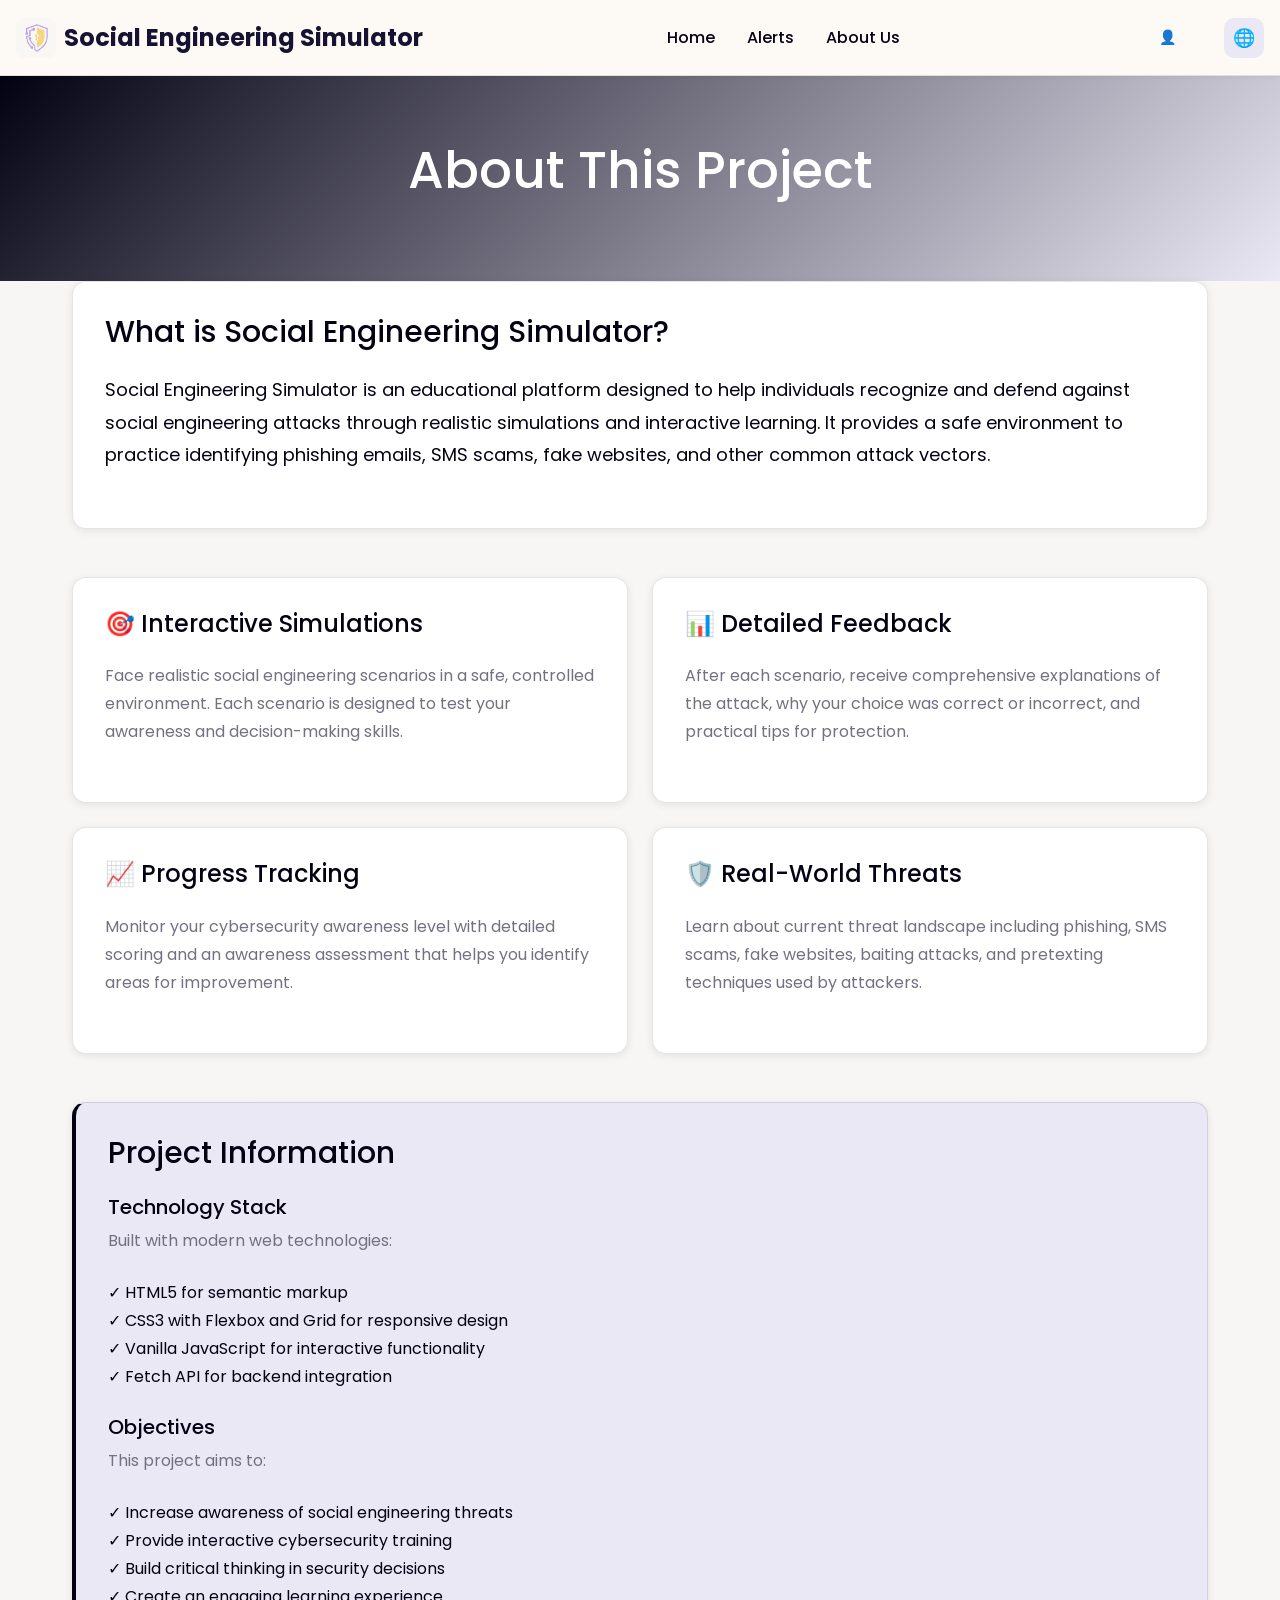
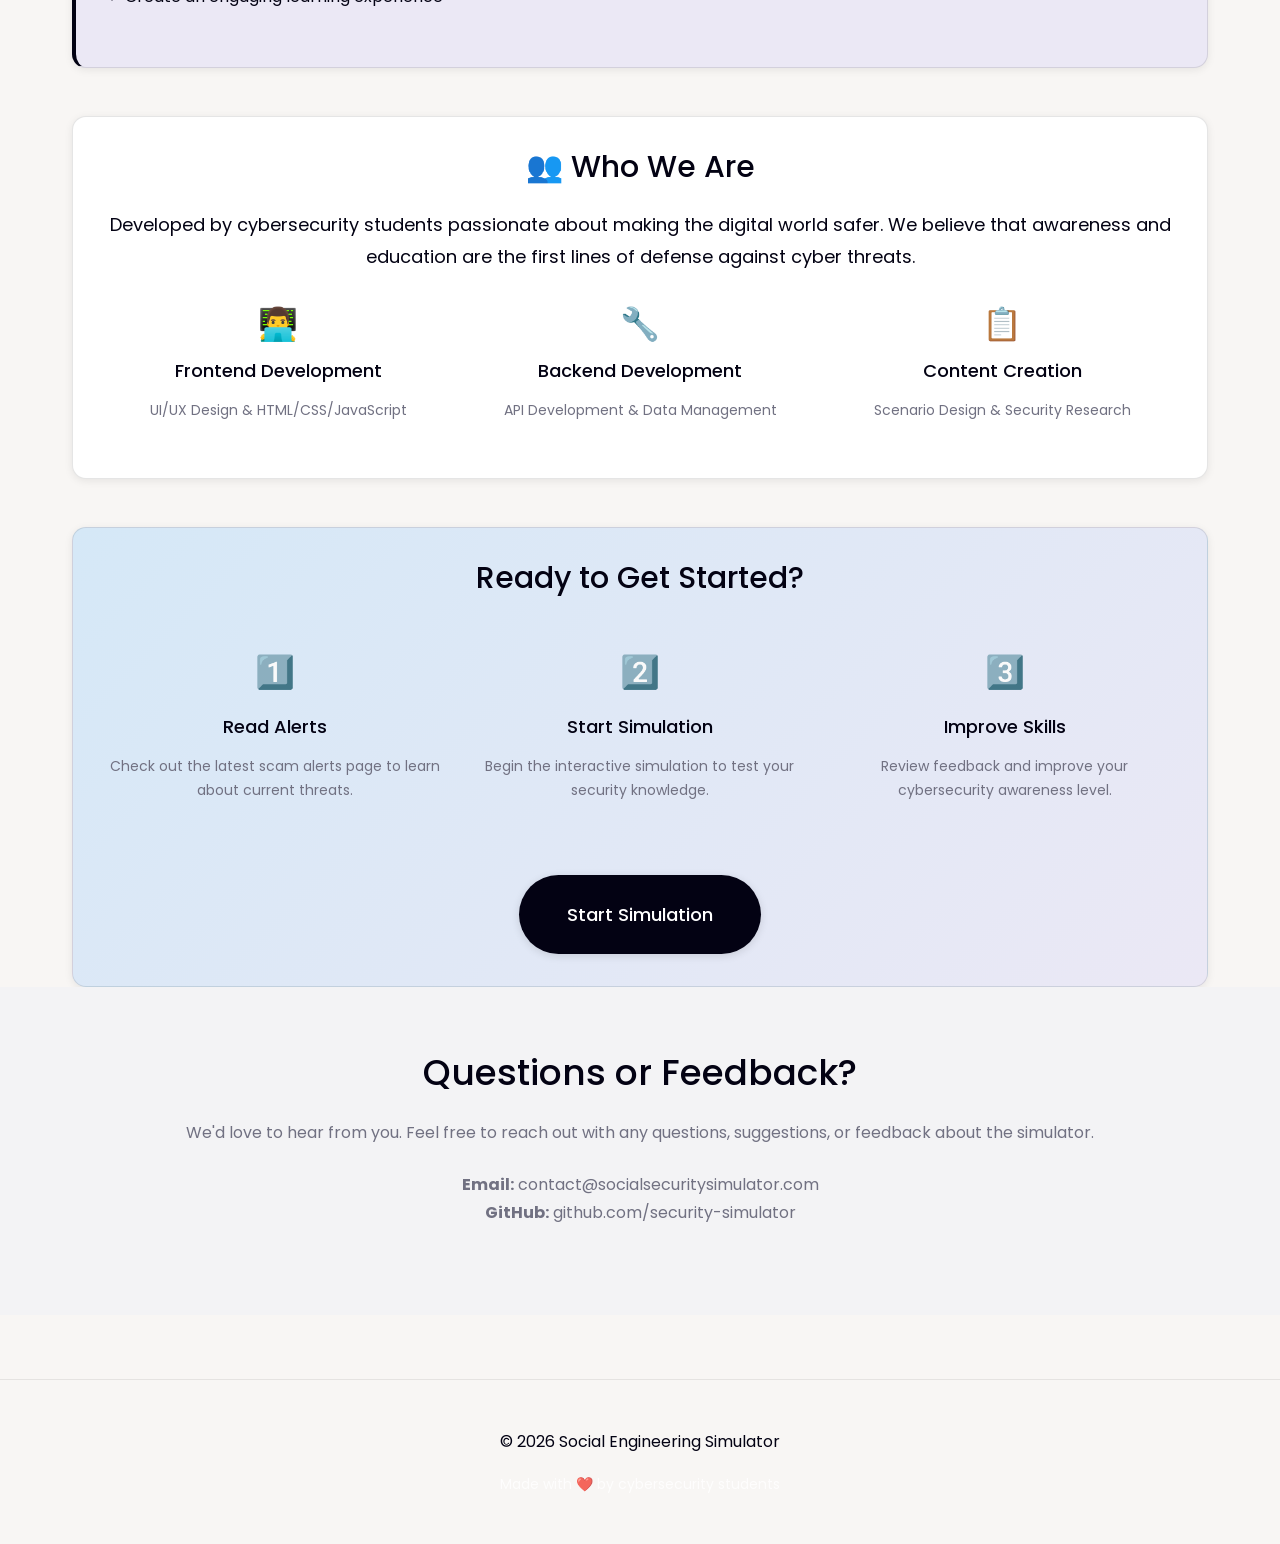
<file: frontend/pages/about.html>
<!DOCTYPE html>
<html lang="en">
<head>
  <meta charset="UTF-8">
  <meta name="viewport" content="width=device-width, initial-scale=1.0">
  <title>About - Social Engineering Simulator</title>
  
  <link rel="stylesheet" href="../css/style.css">
  <link rel="stylesheet" href="../css/responsive.css">
</head>
<body>
  <!-- Navigation Bar -->
  <nav>
    <div class="logo">
      <img src="../images/Blue_Modern_Security_Technology_Logo.png" alt="Logo" class="logo-img">
      <span data-i18n="nav.simulator">Social Engineering Simulator</span>
    </div>
    
    <ul class="nav-links">
      <li><a href="../index.html" data-i18n="nav.home">Home</a></li>
      <li><a href="./alerts.html" data-i18n="nav.alerts">Alerts</a></li>
      <li><a href="../index.html#about" data-i18n="nav.about">About Us</a></li>
    </ul>
    
    <div class="nav-controls">
      <a class="btn btn-sm admin-nav" href="./admin.html" aria-label="Admin" title="Admin">👤</a>
      <button class="toggle-btn" id="langToggle" title="Toggle Language">🌐</button>
    </div>
  </nav>

  <!-- Page Header -->
  <section style="background: linear-gradient(135deg, var(--primary-color) 0%, var(--secondary-color) 100%); color: white; padding: var(--space-3xl) var(--space-lg); text-align: center;">
    <div class="container">
      <h1 data-i18n="about.title">About This Project</h1>
    </div>
  </section>

  <!-- About Content -->
  <div class="container py-3xl">
    <div class="card mb-2xl">
      <h3 class="mb-lg">What is Social Engineering Simulator?</h3>
      <p style="font-size: var(--fs-lg); color: var(--text-dark); line-height: 1.8;">
        Social Engineering Simulator is an educational platform designed to help individuals recognize and defend against social engineering attacks through realistic simulations and interactive learning. It provides a safe environment to practice identifying phishing emails, SMS scams, fake websites, and other common attack vectors.
      </p>
    </div>

    <!-- Features Section -->
    <div class="grid grid-2 mb-2xl">
      <div class="card">
        <h4 class="mb-lg">🎯 Interactive Simulations</h4>
        <p>Face realistic social engineering scenarios in a safe, controlled environment. Each scenario is designed to test your awareness and decision-making skills.</p>
      </div>
      
      <div class="card">
        <h4 class="mb-lg">📊 Detailed Feedback</h4>
        <p>After each scenario, receive comprehensive explanations of the attack, why your choice was correct or incorrect, and practical tips for protection.</p>
      </div>
      
      <div class="card">
        <h4 class="mb-lg">📈 Progress Tracking</h4>
        <p>Monitor your cybersecurity awareness level with detailed scoring and an awareness assessment that helps you identify areas for improvement.</p>
      </div>
      
      <div class="card">
        <h4 class="mb-lg">🛡️ Real-World Threats</h4>
        <p>Learn about current threat landscape including phishing, SMS scams, fake websites, baiting attacks, and pretexting techniques used by attackers.</p>
      </div>
    </div>

    <!-- Project Details -->
    <div class="card mb-2xl" style="background: var(--light-purple); border-left: 4px solid var(--primary-color);">
      <h3 class="mb-lg">Project Information</h3>
      
      <div class="mb-lg">
        <h5 style="color: var(--primary-color); margin-bottom: var(--space-sm);">Technology Stack</h5>
        <p>Built with modern web technologies:</p>
        <ul style="list-style: none; padding-left: 0;">
          <li>✓ HTML5 for semantic markup</li>
          <li>✓ CSS3 with Flexbox and Grid for responsive design</li>
          <li>✓ Vanilla JavaScript for interactive functionality</li>
          <li>✓ Fetch API for backend integration</li>
        </ul>
      </div>
      
      <div class="mb-lg">
        <h5 style="color: var(--primary-color); margin-bottom: var(--space-sm);">Objectives</h5>
        <p>This project aims to:</p>
        <ul style="list-style: none; padding-left: 0;">
          <li>✓ Increase awareness of social engineering threats</li>
          <li>✓ Provide interactive cybersecurity training</li>
          <li>✓ Build critical thinking in security decisions</li>
          <li>✓ Create an engaging learning experience</li>
        </ul>
      </div>
    </div>

    <!-- Team Section -->
    <div class="card text-center mb-2xl">
      <h3 class="mb-lg">👥 Who We Are</h3>
      <p style="font-size: var(--fs-lg); color: var(--text-dark); margin-bottom: var(--space-lg);">
        Developed by cybersecurity students passionate about making the digital world safer. We believe that awareness and education are the first lines of defense against cyber threats.
      </p>
      
      <div class="grid grid-3 mt-lg">
        <div>
          <div style="font-size: 2rem; margin-bottom: var(--space-sm);">👨‍💻</div>
          <h6>Frontend Development</h6>
          <p style="color: var(--text-gray); font-size: var(--fs-sm);">UI/UX Design & HTML/CSS/JavaScript</p>
        </div>
        
        <div>
          <div style="font-size: 2rem; margin-bottom: var(--space-sm);">🔧</div>
          <h6>Backend Development</h6>
          <p style="color: var(--text-gray); font-size: var(--fs-sm);">API Development & Data Management</p>
        </div>
        
        <div>
          <div style="font-size: 2rem; margin-bottom: var(--space-sm);">📋</div>
          <h6>Content Creation</h6>
          <p style="color: var(--text-gray); font-size: var(--fs-sm);">Scenario Design & Security Research</p>
        </div>
      </div>
    </div>

    <!-- Getting Started -->
    <div class="card" style="background: linear-gradient(135deg, var(--light-blue) 0%, var(--light-purple) 100%);">
      <h3 class="mb-lg text-center">Ready to Get Started?</h3>
      
      <div class="grid grid-3 gap-lg">
        <div class="text-center">
          <div style="font-size: 2rem; margin-bottom: var(--space-md);">1️⃣</div>
          <h6>Read Alerts</h6>
          <p style="font-size: var(--fs-sm); color: var(--text-gray);">Check out the latest scam alerts page to learn about current threats.</p>
        </div>
        
        <div class="text-center">
          <div style="font-size: 2rem; margin-bottom: var(--space-md);">2️⃣</div>
          <h6>Start Simulation</h6>
          <p style="font-size: var(--fs-sm); color: var(--text-gray);">Begin the interactive simulation to test your security knowledge.</p>
        </div>
        
        <div class="text-center">
          <div style="font-size: 2rem; margin-bottom: var(--space-md);">3️⃣</div>
          <h6>Improve Skills</h6>
          <p style="font-size: var(--fs-sm); color: var(--text-gray);">Review feedback and improve your cybersecurity awareness level.</p>
        </div>
      </div>
      
      <div class="text-center mt-2xl">
        <a href="./simulation.html" class="btn btn-primary btn-lg">Start Simulation</a>
      </div>
    </div>
  </div>

  <!-- Contact Section -->
  <section style="background: var(--bg-light); padding: var(--space-3xl) var(--space-lg);">
    <div class="container text-center">
      <h2 class="mb-lg">Questions or Feedback?</h2>
      <p style="color: var(--text-gray); margin-bottom: var(--space-lg);">
        We'd love to hear from you. Feel free to reach out with any questions, suggestions, or feedback about the simulator.
      </p>
      <p style="color: var(--text-gray);">
        <strong>Email:</strong> contact@socialsecuritysimulator.com<br>
        <strong>GitHub:</strong> github.com/security-simulator
      </p>
    </div>
  </section>

  <!-- Footer -->
  <footer>
    <p data-i18n="about.copyright">© 2026 Social Engineering Simulator</p>
    <p style="color: rgba(255,255,255,0.8); font-size: var(--fs-sm); margin-top: var(--space-md);">
      Made with ❤️ by cybersecurity students
    </p>
  </footer>

  <!-- Scripts -->
  <script src="../js/language.js"></script>
  <script src="../js/api.js"></script>
  <script src="../js/app.js"></script>
</body>
</html>
</file>
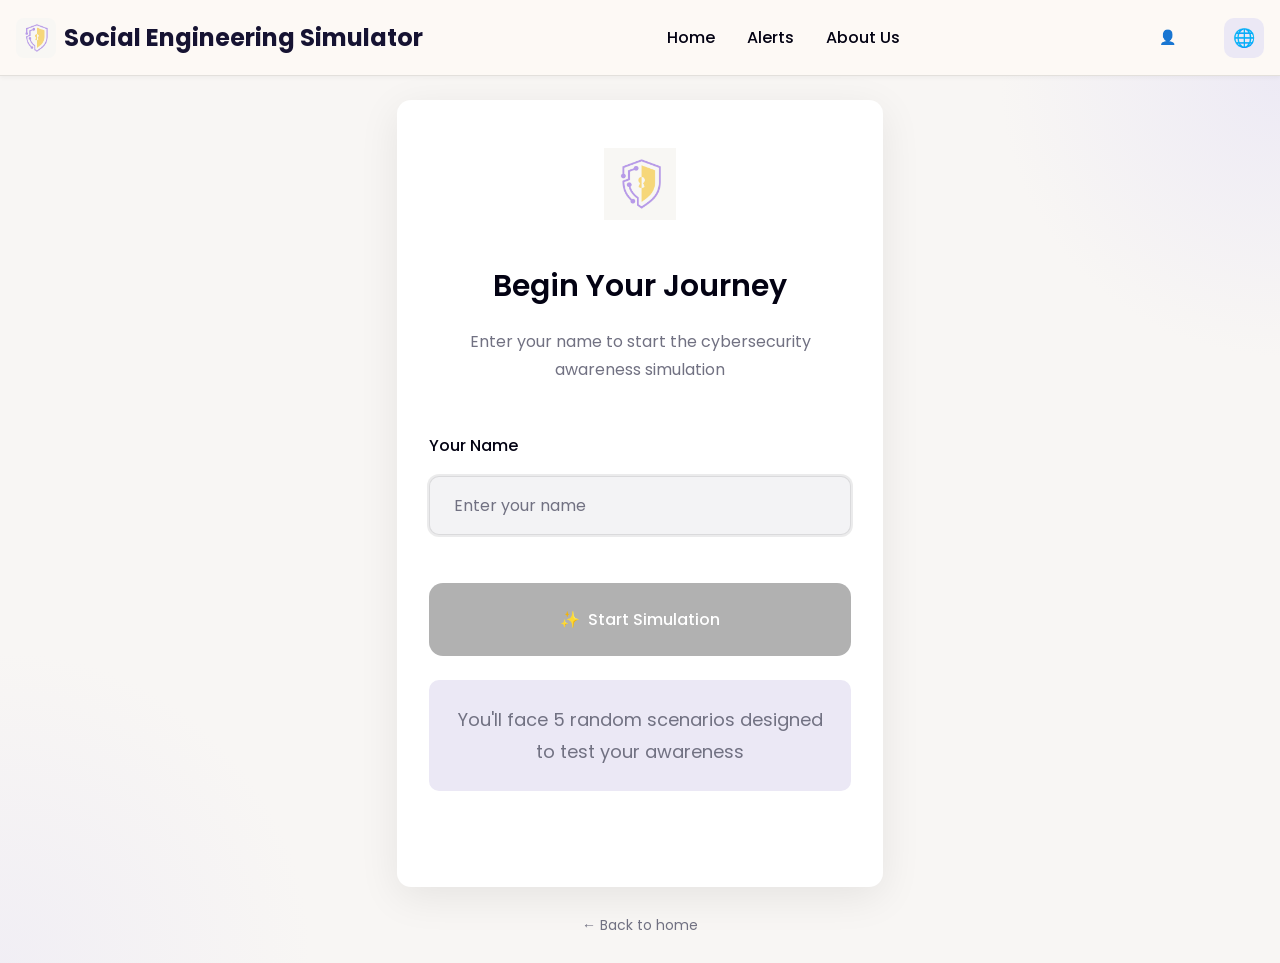
<file: frontend/pages/simulation.html>
<!DOCTYPE html>
<html lang="en">
<head>
  <meta charset="UTF-8">
  <meta name="viewport" content="width=device-width, initial-scale=1.0">
  <title>Begin Simulation - Social Engineering Simulator</title>
  
  <link rel="stylesheet" href="../css/style.css">
  <link rel="stylesheet" href="../css/responsive.css">
</head>
<body>
  <!-- Navigation Bar -->
  <nav>
    <div class="logo">
      <img src="../images/Blue_Modern_Security_Technology_Logo.png" alt="Logo" class="logo-img">
      <span data-i18n="nav.simulator">Social Engineering Simulator</span>
    </div>
    
    <ul class="nav-links">
      <li><a href="../index.html" data-i18n="nav.home">Home</a></li>
      <li><a href="./alerts.html" data-i18n="nav.alerts">Alerts</a></li>
      <li><a href="../index.html#about" data-i18n="nav.about">About Us</a></li>
    </ul>
    
    <div class="nav-controls">
      <a class="btn btn-sm admin-nav" href="./admin.html" aria-label="Admin" title="Admin">👤</a>
      <button class="toggle-btn" id="langToggle" title="Toggle Language">🌐</button>
    </div>
  </nav>

  <!-- Main Content -->
  <section class="hero" style="min-height: 40vh; justify-content: center; align-items: center; padding: var(--space-lg); background: radial-gradient(circle at top right, rgba(235,232,245,0.85), transparent 18%), radial-gradient(circle at bottom left, rgba(235,232,245,0.55), transparent 20%), var(--background);">
    <div class="container" style="max-width: 550px; width: 100%;">
      <div class="card" style="
        background: var(--card);
        border: none;
        box-shadow: 0 10px 40px rgba(0, 0, 0, 0.08);
        padding: var(--space-2xl) var(--space-xl);
        border-radius: var(--radius-xl);
      ">
        <div class="text-center mb-2xl">
          <img src="../images/Blue_Modern_Security_Technology_Logo.png" alt="Logo" style="
            display: block;
            margin: 0 auto var(--space-2xl);
            width: 72px;
            max-width: 100%;
          ">
          <h2 data-i18n="simulation.title" style="
            font-size: var(--fs-3xl);
            color: var(--foreground);
            font-weight: 600;
            margin-bottom: var(--space-lg);
          ">Begin Your Journey</h2>
          <p data-i18n="simulation.subtitle" style="
            color: var(--text-gray);
            font-size: var(--fs-base);
            margin: 0;
          ">Enter your name to start the cybersecurity awareness simulation</p>
        </div>
        
        <!-- Form -->
        <div class="form-group mb-2xl">
          <label for="nameInput" data-i18n="simulation.name" style="
            display: block;
            font-weight: 500;
            color: var(--foreground);
            margin-bottom: var(--space-md);
            font-size: var(--fs-base);
          ">Your Name</label>
          <input
            type="text"
            id="nameInput"
            class="form-input"
            data-i18n="simulation.namePlaceholder"
            placeholder="Enter your name"
            autocomplete="off"
            style="
              width: 100%;
              padding: var(--space-md) var(--space-lg);
              background: var(--input-background);
              border: 1px solid var(--border);
              border-radius: var(--radius-lg);
              font-family: 'Poppins', sans-serif;
              font-size: var(--fs-base);
              color: var(--foreground);
              transition: all var(--transition-base);
            "
          >
        </div>
        
        <!-- Start Button -->
        <button
          class="btn btn-primary"
          id="startBtn"
          disabled
          style="
            width: 100%;
            color: var(--primary-foreground);
            padding: var(--space-lg) var(--space-xl);
            font-size: var(--fs-base);
            font-weight: 500;
            border-radius: var(--radius-xl);
            margin-bottom: var(--space-lg);
          "
        >
          <span>✨</span>
          <span data-i18n="simulation.startBtn">Start Simulation</span>
        </button>
        
        <!-- Hint -->
        <div style="
          background: var(--secondary);
          border-radius: var(--radius-lg);
          padding: var(--space-lg);
          color: var(--foreground);
          font-size: var(--fs-sm);
          text-align: center;
          margin-bottom: var(--space-2xl);
        ">
          <p data-i18n="simulation.hint" style="margin: 0; color: var(--text-gray);">You'll face 5 random scenarios designed to test your awareness</p>
        </div>
        
      </div>
      <div class="text-center" style="margin-top: var(--space-lg);">
        <a href="../index.html" data-i18n="simulation.back" style="
          color: var(--text-gray);
          font-size: var(--fs-sm);
          text-decoration: none;
          transition: color var(--transition-base);
        ">← Back to home</a>
      </div>
    </div>
  </section>

  <!-- Scripts -->
  <script src="../js/language.js"></script>
  <script src="../js/api.js"></script>
  <script src="../js/app.js"></script>
</body>
</html>
</file>
<file: frontend/css/style.css>
/* 
   Social Engineering Simulator - Main Stylesheet
   ============================================== */

/* Import Fonts */
@import url('https://fonts.googleapis.com/css2?family=Cairo:wght@400;500;600;700&family=Poppins:wght@300;400;500;600;700&display=swap');

/* CSS Variables - Figma Design System */
:root {
  /* Figma Color Palette (oklch system) */
  --background: #f8f6f4;
  --foreground: #030213;
  --card: #ffffff;
  --card-foreground: #030213;
  --primary: #030213;
  --primary-foreground: #ffffff;
  --secondary: #ebe8f5;
  --secondary-foreground: #030213;
  --muted: #ececf0;
  --muted-foreground: #717182;
  --accent: #e9ebef;
  --accent-foreground: #030213;
  --destructive: #d4183d;
  --destructive-foreground: #ffffff;
  --border: rgba(0, 0, 0, 0.1);
  --input: transparent;
  --input-background: #f3f3f5;
  --radius: 0.625rem;
  
  /* Legacy colors (for compatibility) */
  --primary-color: #030213;
  --secondary-color: #ebe8f5;
  --success-color: #48bb78;
  --danger-color: #d4183d;
  --warning-color: #ecc94b;
  --info-color: #4299e1;
  
  /* Light Pastels */
  --light-purple: #ebe8f5;
  --light-pink: #f5d5e5;
  --light-blue: #d5e8f7;
  --light-orange: #f5d9d5;
  --light-green: #d5f0e6;
  
  /* Neutral Colors */
  --bg-light: #f3f3f5;
  --bg-white: #ffffff;
  --text-dark: #030213;
  --text-gray: #717182;
  --border-color: rgba(0, 0, 0, 0.1);
  
  /* Spacing */
  --space-xs: 0.25rem;
  --space-sm: 0.5rem;
  --space-md: 1rem;
  --space-lg: 1.5rem;
  --space-xl: 2rem;
  --space-2xl: 3rem;
  --space-3xl: 4rem;
  
  /* Font Sizes */
  --fs-xs: 0.75rem;
  --fs-sm: 0.875rem;
  --fs-base: 1rem;
  --fs-lg: 1.125rem;
  --fs-xl: 1.25rem;
  --fs-2xl: 1.5rem;
  --fs-3xl: 1.875rem;
  --fs-4xl: 2.25rem;
  --fs-5xl: 3rem;
  
  /* Border Radius */
  --radius-sm: calc(var(--radius) - 4px);
  --radius-md: calc(var(--radius) - 2px);
  --radius-lg: var(--radius);
  --radius-xl: calc(var(--radius) + 4px);
  --radius-2xl: calc(var(--radius) + 8px);
  --radius-full: 9999px;
  
  /* Shadows */
  --shadow-sm: 0 1px 2px 0 rgba(0, 0, 0, 0.05);
  --shadow-md: 0 4px 6px -1px rgba(0, 0, 0, 0.1);
  --shadow-lg: 0 10px 15px -3px rgba(0, 0, 0, 0.1);
  --shadow-xl: 0 20px 25px -5px rgba(0, 0, 0, 0.1);
  
  /* Transitions */
  --transition-fast: 150ms ease-in-out;
  --transition-base: 300ms ease-in-out;
  --transition-slow: 500ms ease-in-out;
}

/* Reset & Base Styles */
* {
  margin: 0;
  padding: 0;
  box-sizing: border-box;
}

html {
  scroll-behavior: smooth;
}

body {
  font-family: 'Poppins', sans-serif;
  background-color: var(--background);
  color: var(--foreground);
  line-height: 1.75;
  overflow-x: hidden;
  transition: background-color var(--transition-base);
  position: relative;
}

body.ar {
  font-family: 'Cairo', 'Tahoma', sans-serif;
  direction: rtl;
  text-align: right;
}

body.ar button,
body.ar input,
body.ar textarea,
body.ar select {
  font-family: 'Cairo', 'Tahoma', sans-serif;
}

.admin-nav {
  margin-inline-end: var(--space-sm);
  text-decoration: none;
}

body, button, input, textarea, select {
  font-family: 'Poppins', sans-serif;
}

/* Typography */
h1, h2, h3, h4, h5, h6 {
  font-weight: 500;
  line-height: 1.2;
  margin-bottom: var(--space-md);
}

h1 { font-size: clamp(2.1rem, 4vw, 3.5rem); }
h2 { font-size: var(--fs-4xl); }
h3 { font-size: var(--fs-3xl); }
h4 { font-size: var(--fs-2xl); }
h5 { font-size: var(--fs-xl); }
h6 { font-size: var(--fs-lg); }

p {
  margin-top: 0;
  margin-bottom: var(--space-lg);
  color: var(--muted-foreground);
}

/* Ensure consistent paragraph spacing in hero/about/alerts */
.hero p,
.about-text p,
.alerts-section .alert-card p {
  margin-top: 0;
  margin-bottom: var(--space-lg);
}

.about-text {
  max-width: 760px;
  margin: 0 auto;
  color: var(--text-gray);
  line-height: 1.8;
  text-align: center;
}

.about-madeby {
  text-align: center;
  color: var(--text-gray);
  margin-top: var(--space-md);
}

a {
  color: var(--primary);
  text-decoration: none;
  transition: color var(--transition-base);
}

a:hover {
  color: var(--secondary);
}

/* Buttons */
.btn {
  display: inline-flex;
  align-items: center;
  justify-content: center;
  gap: var(--space-sm);
  padding: var(--space-md) var(--space-lg);
  font-size: var(--fs-base);
  font-weight: 500;
  border: none;
  border-radius: 9999px;
  cursor: pointer;
  transition: all var(--transition-base);
  text-decoration: none;
  white-space: nowrap;
  user-select: none;
}

.btn-cta {
  border: 2px solid var(--warning-color);
  background: rgba(255, 255, 255, 0.95);
  color: var(--text-dark);
  position: relative;
  clip-path: polygon(0 0, calc(100% - 12px) 0, 100% 12px, 100% 100%, 12px 100%, 0 calc(100% - 12px));
}

.btn-cta:hover {
  background: rgba(255, 255, 255, 1);
}

.btn:disabled {
  opacity: 0.6;
  cursor: not-allowed;
}

/* Button Variants */
.btn-primary {
  background-color: var(--primary);
  color: var(--primary-foreground);
  box-shadow: 0 2px 8px rgba(0, 0, 0, 0.12);
  border: none;
}

.btn-primary:disabled {
  background-color: #b1b1b1;
  color: #111;
  cursor: not-allowed;
  box-shadow: none;
  opacity: 1;
}

.btn-primary:hover:not(:disabled) {
  background-color: #1a1219;
  transform: translateY(-2px);
  box-shadow: 0 4px 12px rgba(0, 0, 0, 0.16);
}

.btn-primary:active:not(:disabled) {
  transform: translateY(0);
}

.btn-secondary {
  background-color: var(--background);
  color: var(--primary);
  border: 2px solid var(--primary);
}

.btn-secondary:hover:not(:disabled) {
  background-color: var(--primary);
  color: var(--primary-foreground);
}

.btn-success {
  background-color: var(--success-color);
  color: white;
}

.btn-success:hover:not(:disabled) {
  background-color: #38a169;
}

.btn-danger {
  background-color: var(--danger-color);
  color: white;
}

.btn-danger:hover:not(:disabled) {
  background-color: #e53e3e;
}

.btn-sm {
  padding: var(--space-sm) var(--space-md);
  font-size: var(--fs-sm);
}

.btn-outline {
  background-color: #ffffff;
  color: #111111;
  border: 1px solid rgba(0, 0, 0, 0.08);
  box-shadow: none;
}

.btn-outline:hover:not(:disabled) {
  background-color: #f7f7f7;
  color: #111111;
}

.btn-lg {
  padding: var(--space-lg) var(--space-2xl);
  font-size: var(--fs-lg);
}

.btn-full {
  width: 100%;
}

/* Cards */
.card {
  background-color: var(--card);
  border-radius: var(--radius-xl);
  padding: var(--space-lg);
  box-shadow: 0 2px 8px rgba(0, 0, 0, 0.08);
  transition: all var(--transition-base);
  border: 1px solid var(--border);
}

.card:hover {
  transform: translateY(-4px);
  box-shadow: var(--shadow-lg);
}

.card.alert-card {
  min-height: 200px;
  display: flex;
  flex-direction: column;
  justify-content: center;
}

.alerts-section .alert-card {
  border: none;
  border-radius: 2rem;
  box-shadow: none;
  color: #121212;
  padding: 2.5rem;
}

.alerts-section .alert-card h4 {
  margin-bottom: 1rem;
  font-size: 1.5rem;
}

.alerts-section .alert-card p {
  color: rgba(0, 0, 0, 0.7);
  font-size: 0.975rem;
  line-height: 1.7;
}

.alerts-section {
  margin-bottom: var(--space-3xl);
}

.scenario-type-badge {
  display: inline-flex;
  align-items: center;
  gap: 0.75rem;
}

.scenario-card {
  overflow: hidden;
  border-radius: calc(var(--radius-xl) + 4px);
  border: 1px solid rgba(15, 23, 42, 0.08);
  box-shadow: 0 20px 42px rgba(15, 23, 42, 0.08);
}

.scenario-card-top {
  display: flex;
  align-items: center;
  justify-content: space-between;
  padding: 1rem 1.25rem;
  gap: var(--space-sm);
  background: #f8fafc;
  border-bottom: 1px solid rgba(15, 23, 42, 0.06);
}

.scenario-card-label {
  display: inline-flex;
  align-items: center;
  gap: 0.75rem;
  font-weight: 700;
  color: #0f172a;
  font-size: 0.95rem;
}

.scenario-card-actions {
  display: inline-flex;
  align-items: center;
  gap: 0.65rem;
}

.icon-btn {
  border: none;
  background: #ffffff;
  width: 36px;
  height: 36px;
  border-radius: 50%;
  display: inline-flex;
  align-items: center;
  justify-content: center;
  box-shadow: 0 4px 10px rgba(15, 23, 42, 0.08);
  cursor: pointer;
}

.icon-btn:hover {
  background: #eef2ff;
}

.icon-circle.small {
  width: 32px;
  height: 32px;
  font-size: 1rem;
}

.scenario-message {
  padding: var(--space-lg);
  background-color: #ffffff;
  color: #111827;
  border: none;
  box-shadow: none;
}

.scenario-card.sms .scenario-card-top {
  background: linear-gradient(180deg, #e0f2fe 0%, #ffffff 100%);
}

.scenario-card.sms .scenario-card-label {
  color: #0c4a6e;
}

.scenario-card.sms .scenario-card-actions {
  gap: 0.5rem;
}

.scenario-card.sms .scenario-message {
  background: #f8fafc;
  border-radius: 2rem;
  margin: 1rem;
  padding: 1.5rem;
  box-shadow: inset 0 0 0 1px rgba(15, 23, 42, 0.05);
}

.scenario-card.sms .scenario-message p {
  color: #0f172a;
}

.scenario-card.social_media {
  border-radius: 2rem;
  border: 1px solid rgba(236, 72, 153, 0.18);
  overflow: hidden;
}

.scenario-card.social_media .scenario-card-top {
  background: #ffffff;
  padding: 1rem 1.25rem;
  border-bottom: 1px solid rgba(15, 23, 42, 0.08);
}

.scenario-card.social_media .scenario-card-label {
  color: #111827;
}

.scenario-card.social_media .scenario-card-actions {
  display: none;
}

.scenario-card.social_media .scenario-message {
  background: #f5f6fb;
  border-radius: 0;
  margin: 0;
  padding: 1.5rem 1.75rem 1rem;
}

.social-message-header {
  display: flex;
  gap: 0.85rem;
  align-items: center;
  margin-bottom: 1rem;
}

.social-avatar {
  width: 42px;
  height: 42px;
  border-radius: 50%;
  display: grid;
  place-items: center;
  background: #fdf2f8;
  color: #881337;
  font-size: 1.15rem;
}

.social-message-header strong {
  display: block;
  color: #111827;
  font-size: 0.95rem;
}

.social-message-header .small {
  margin: 0;
  color: #6b7280;
  font-size: 0.82rem;
}

.social-bubble {
  background: #ffffff;
  border-radius: 1.75rem;
  padding: 1.15rem 1.25rem;
  box-shadow: 0 12px 30px rgba(15, 23, 42, 0.08);
  margin-bottom: 1rem;
}

.social-actions {
  display: flex;
  gap: 0.75rem;
  justify-content: space-between;
}

.social-action {
  flex: 1;
  border: none;
  background: transparent;
  color: #6b7280;
  font-size: 0.88rem;
  cursor: pointer;
  padding: 0.75rem 0;
}

.scenario-card.social_media .social-action:hover {
  color: #111827;
}

.scenario-congrats-card {
  border-radius: 2rem;
  overflow: hidden;
}

.congrats-hero {
  padding: 2rem 1.5rem;
  background: linear-gradient(135deg, #f9d9c8 0%, #ffe8b8 100%);
  text-align: center;
}

.congrats-icon {
  width: 64px;
  height: 64px;
  margin: 0 auto 1rem;
  border-radius: 50%;
  background: #ffffff;
  display: grid;
  place-items: center;
  font-size: 1.5rem;
  color: #f97316;
  box-shadow: 0 10px 20px rgba(249, 115, 22, 0.18);
}

.congrats-hero h2 {
  margin: 0;
  font-size: 1.5rem;
  letter-spacing: 0.08em;
  color: #111827;
}

.congrats-body {
  padding: 1.75rem 1.5rem 2rem;
  background: #ffffff;
}

.congrats-body p {
  margin: 0 0 1.5rem;
  color: #475569;
  line-height: 1.8;
}

.congrats-timer {
  background: #fef2f2;
  border-radius: 1.5rem;
  padding: 1rem 1.25rem;
  text-align: center;
  margin-bottom: 1.5rem;
}

.congrats-timer span {
  display: block;
  font-size: 1.5rem;
  font-weight: 700;
  color: #b91c1c;
}

.congrats-timer small {
  display: block;
  color: #6b7280;
  margin-top: 0.25rem;
}

.congrats-form {
  display: grid;
  gap: 0.85rem;
  margin-bottom: 1.5rem;
}

.congrats-form input {
  width: 100%;
  padding: 1rem 1.1rem;
  border-radius: 1rem;
  border: 1px solid rgba(15, 23, 42, 0.08);
  background: #f8fafc;
  color: #111827;
  font-size: 0.95rem;
}

.congrats-cta {
  background: #fb923c;
  color: #ffffff;
  border-radius: 1.5rem;
  padding: 1rem 1.25rem;
  font-weight: 700;
  border: none;
  cursor: not-allowed;
  opacity: 0.9;
}

.congrats-note {
  margin: 1rem 0 0;
  color: #6b7280;
  font-size: 0.82rem;
  text-align: center;
}

.scenario-message.email { border-left-color: #2563eb; }
.scenario-message.sms { border-left-color: #0ea5e9; }
.scenario-message.social_media { border-left-color: #ec4899; }
.scenario-message.linkedin { border-left-color: #0f766e; }
.scenario-message.website { border-left-color: #f97316; }

.scenario-message p {
  color: #475569;
  line-height: 1.75;
}

.badge-primary {
  background-color: var(--primary);
  color: #ffffff;
}

.alerts-frame {
  border: none;
  border-radius: 0;
  /* remove top spacing so cards sit close to the heading */
  padding: 0 calc(var(--space-3xl) + 0.5rem) var(--space-3xl);
  background-color: transparent;
  margin-top: 0;
}

.alert-pink {
  background: #ffc8db;
}

.alert-orange {
  background: #ffdec0;
}

.alert-blue {
  background: #c2deff;
}

/* Input Fields */
input[type="text"],
input[type="email"],
input[type="password"],
textarea,
select {
  width: 100%;
  padding: var(--space-md);
  font-size: var(--fs-base);
  border: 1px solid var(--border);
  border-radius: var(--radius-lg);
  font-family: 'Poppins', sans-serif;
  transition: all var(--transition-base);
  background-color: var(--input-background);
  color: var(--foreground);
}

input[type="text"]:focus,
input[type="email"]:focus,
input[type="password"]:focus,
textarea:focus,
select:focus {
  outline: none;
  border-color: var(--primary);
  background-color: var(--background);
  box-shadow: 0 0 0 2px rgba(3, 2, 19, 0.08);
}

input::placeholder {
  color: var(--muted-foreground);
}

/* Features (Figma-like pastel cards) */
.features .grid.grid-3 {
  gap: 2.5rem;
}

.features .grid.grid-3 > .card {
  border-radius: var(--radius-2xl);
  padding: 2.5rem;
  min-height: 220px;
  box-shadow: none;
  border: none;
  display: flex;
  flex-direction: column;
  align-items: flex-start;
  justify-content: flex-start;
}

.features .grid.grid-3 > .card h4 {
  color: var(--text-dark);
  margin-bottom: 0.75rem;
  font-size: 1.25rem;
}

.features .grid.grid-3 > .card p {
  color: var(--muted-foreground);
}

.features .grid.grid-3 > .card:nth-child(1) { background: var(--light-pink); }
.features .grid.grid-3 > .card:nth-child(2) { background: var(--light-orange); }
.features .grid.grid-3 > .card:nth-child(3) { background: var(--light-blue); }
.features .grid.grid-3 > .card:nth-child(4) { background: var(--card); }
.features .grid.grid-3 > .card:nth-child(5) { background: var(--card); }
.features .grid.grid-3 > .card:nth-child(6) { background: var(--card); }

/* Form Groups */
.form-group {
  margin-bottom: var(--space-lg);
}

.form-group label {
  display: block;
  margin-bottom: var(--space-sm);
  font-weight: 500;
  color: var(--foreground);
  font-size: var(--fs-base);
}

/* Navigation */
nav {
  display: flex;
  align-items: center;
  justify-content: space-between;
  min-height: 76px;
  padding: var(--space-md) var(--space-lg);
  background: rgba(253, 249, 245, .96) !important;
  border-bottom: 1px solid var(--border);
  box-shadow: 0 2px 4px rgba(0, 0, 0, 0.04);
  position: sticky;
  top: 0;
  z-index: 100;
  backdrop-filter: blur(12px);
}

.logo {
  font-size: var(--fs-2xl);
  font-weight: 700;
  color: #161332;
  display: flex;
  align-items: center;
  gap: var(--space-sm);
}

.logo-img {
  width: 40px;
  height: auto;
  object-fit: contain;
  border-radius: 8px;
}

.nav-links {
  display: flex;
  align-items: center;
  gap: var(--space-xl);
  list-style: none;
}

.nav-links a {
  color: var(--foreground);
  font-weight: 500;
  transition: color var(--transition-base);
  position: relative;
}

.nav-links a:hover,
.nav-links a.active {
  color: var(--primary);
}

.nav-links a::after {
  content: '';
  position: absolute;
  bottom: -5px;
  left: 0;
  width: 0;
  height: 2px;
  background: var(--primary);
  transition: width var(--transition-base);
}

.nav-links a:hover::after {
  width: 100%;
}

/* Language & Theme Toggles */
.nav-controls {
  display: flex;
  align-items: center;
  gap: var(--space-lg);
}

.toggle-btn {
  background: none;
  border: none;
  cursor: pointer;
  font-size: var(--fs-lg);
  transition: transform var(--transition-base);
  display: flex;
  align-items: center;
  justify-content: center;
  width: 40px;
  height: 40px;
  border-radius: var(--radius-lg);
  background-color: var(--secondary);
  color: var(--primary);
}

.toggle-btn:hover {
  background-color: var(--muted);
  transform: scale(1.1);
}

/* Container */
.container {
  max-width: 1200px;
  margin: 0 auto;
  padding: 0 var(--space-lg);
  width: 100%;
}

/* Hero Section */
.hero {
  padding: var(--space-3xl) var(--space-lg);
  position: relative;
  overflow: hidden;
}

.home-hero {
  background: transparent;
  color: var(--foreground);
}

/* Removed hero decorative circles for a clean single-color background */
.home-hero::before,
.home-hero::after {
  content: none;
}

.hero-grid {
  position: relative;
  display: grid;
  grid-template-columns: minmax(0, 1.4fr) minmax(280px, 1fr);
  gap: var(--space-3xl);
  align-items: center;
}

.hero-copy {
  position: relative;
  z-index: 1;
}

.eyebrow {
  display: inline-flex;
  align-items: center;
  justify-content: center;
  padding: 0.5rem 1rem;
  border-radius: var(--radius-full);
  background: var(--secondary);
  color: var(--primary);
  font-weight: 600;
  font-size: var(--fs-sm);
  margin-bottom: var(--space-md);
}

.hero h1 {
  font-size: clamp(2.5rem, 5vw, 4rem);
  line-height: 1.05;
  margin-bottom: var(--space-md);
  font-weight: 400;
  color: rgba(17,24,39,0.85);
}

.hero p {
  font-size: var(--fs-lg);
  max-width: 620px;
  color: var(--muted-foreground);
  margin-bottom: var(--space-lg);
}

.hero-actions {
  display: flex;
  flex-wrap: wrap;
  gap: var(--space-md);
}

.leaderboard-card {
  position: relative;
  z-index: 1;
}

.leaderboard-card .card-header {
  display: flex;
  align-items: center;
  gap: var(--space-md);
  margin-bottom: var(--space-lg);
}

.leaderboard-card .muted-text {
  color: var(--muted-foreground);
  font-size: var(--fs-sm);
  margin: 0;
}

.leaderboard-item {
  background: var(--background);
  border-radius: var(--radius-xl);
  padding: var(--space-md) 0.75rem;
  display: grid;
  grid-template-columns: 1fr auto;
  align-items: center;
  gap: var(--space-sm);
  margin-bottom: var(--space-sm);
}

.leaderboard-item .item-left {
  display: grid;
  grid-template-columns: auto 1fr;
  align-items: center;
  gap: var(--space-sm);
}

.item-details {
  display: grid;
  gap: 0.15rem;
}

.item-score .score-value {
  color: var(--foreground);
}

.item-score .score-unit {
  color: var(--muted-foreground);
  margin-left: 0.25rem;
  font-weight: 400;
}

footer {
  background-color: var(--background);
  border-top: 1px solid rgba(0, 0, 0, 0.08);
  color: var(--text-dark);
  padding: var(--space-2xl) var(--space-lg);
  text-align: center;
  margin-top: var(--space-3xl);
}

.leaderboard-item:last-child {
  margin-bottom: -0;
}

.item-number {
  font-size: var(--fs-sm);
  font-weight: 700;
  color: var(--foreground);
}

.item-name {
  font-size: var(--fs-base);
  font-weight: 700;
  color: var(--foreground);
}

.item-meta {
  font-size: var(--fs-xs);
  color: var(--muted-foreground);
}

.item-score {
  font-size: var(--fs-lg);
  font-weight: 700;
  color: var(--foreground);
}

.hero .btn {
  animation: slideInUp 0.8s ease-out 0.4s both;
}

/* Decorative stars removed for a single-color background */

/* Floating Elements */
.float-element {
  position: absolute;
  border-radius: 50%;
  opacity: 0.1;
  animation: float 6s ease-in-out infinite;
}

.float-element.small { width: 50px; height: 50px; }
.float-element.medium { width: 100px; height: 100px; animation-duration: 8s; }
.float-element.large { width: 150px; height: 150px; animation-duration: 10s; }

/* Grid Layout */
.grid {
  display: grid;
  gap: var(--space-lg);
}

.grid-2 { grid-template-columns: repeat(2, 1fr); }
.grid-3 { grid-template-columns: repeat(3, 1fr); }
.grid-4 { grid-template-columns: repeat(4, 1fr); }

/* Progress Bar */
.progress-bar {
  width: 100%;
  height: 8px;
  background-color: var(--border);
  border-radius: var(--radius-full);
  overflow: hidden;
  margin: var(--space-md) 0;
}

.progress-fill {
  height: 100%;
  background: var(--primary);
  border-radius: var(--radius-full);
  transition: width var(--transition-slow);
}

/* Badge */
.badge {
  display: inline-block;
  padding: var(--space-sm) var(--space-md);
  border-radius: var(--radius-full);
  font-size: var(--fs-sm);
  font-weight: 600;
}

.badge-primary {
  background-color: var(--secondary);
  color: var(--primary);
}

.badge-success {
  background-color: var(--light-green);
  color: var(--success-color);
}

.badge-danger {
  background-color: var(--light-pink);
  color: var(--destructive);
}

.badge-warning {
  background-color: var(--light-orange);
  color: #f6ad55;
}

/* Alert Messages */
.alert {
  padding: var(--space-md) var(--space-lg);
  border-radius: var(--radius-lg);
  margin-bottom: var(--space-lg);
  border-left: 4px solid;
  animation: slideInDown 0.4s ease-out;
}

.alert-success {
  background-color: var(--light-green);
  border-color: var(--success-color);
  color: var(--success-color);
}

.alert-danger {
  background-color: var(--light-pink);
  border-color: var(--destructive);
  color: var(--destructive);
}

.alert-warning {
  background-color: var(--light-orange);
  border-color: var(--warning-color);
  color: #7c2d12;
}

.alert-info {
  background-color: var(--light-blue);
  border-color: var(--info-color);
  color: var(--info-color);
}

/* Animations */
@keyframes slideInUp {
  from {
    opacity: 0;
    transform: translateY(30px);
  }
  to {
    opacity: 1;
    transform: translateY(0);
  }
}

@keyframes slideInDown {
  from {
    opacity: 0;
    transform: translateY(-30px);
  }
  to {
    opacity: 1;
    transform: translateY(0);
  }
}

@keyframes fadeIn {
  from { opacity: 0; }
  to { opacity: 1; }
}

@keyframes float {
  0%, 100% { transform: translateY(0); }
  50% { transform: translateY(20px); }
}

@keyframes pulse {
  0%, 100% { opacity: 1; }
  50% { opacity: 0.5; }
}

@keyframes spin {
  from { transform: rotate(0deg); }
  to { transform: rotate(360deg); }
}

  from {
    opacity: 0;
    transform: scale(0.9);
  }
  to {
    opacity: 1;
    transform: scale(1);
  }


/* Loading Spinner */
.spinner {
  width: 40px;
  height: 40px;
  border: 4px solid var(--border);
  border-top-color: var(--primary);
  border-radius: 50%;
  animation: spin 0.8s linear infinite;
}

/* Icon Styles */
.icon {
  width: 1em;
  height: 1em;
  display: inline-block;
  vertical-align: -0.125em;
  fill: currentColor;
}

.icon-circle {
  width: 80px;
  height: 80px;
  border-radius: 50%;
  display: flex;
  align-items: center;
  justify-content: center;
  font-size: 40px;
  margin-bottom: var(--space-lg);
}

.icon-circle.primary { background-color: var(--secondary); color: var(--primary); }
.icon-circle.success { background-color: var(--light-green); color: var(--success-color); }
.icon-circle.danger { background-color: var(--light-pink); color: var(--destructive); }
.icon-circle.warning { background-color: var(--light-orange); color: var(--warning-color); }
.icon-circle.info { background-color: var(--light-blue); color: var(--info-color); }

/* Score Display */
.score-display {
  text-align: center;
  padding: var(--space-xl);
  background: var(--secondary);
  border-radius: var(--radius-xl);
  margin: var(--space-lg) 0;
}

.score-number {
  font-size: var(--fs-5xl);
  font-weight: 400;
  color: var(--primary);
}

/* Result Page Styles */
.results-hero {
  position: relative;
  padding: 3.5rem 1.5rem 2.5rem;
  background: linear-gradient(180deg, #ffffff 0%, #ffffff 100%);
  border-radius: calc(var(--radius-2xl) + 4px);
  margin-bottom: var(--space-2xl);
  overflow: hidden;
}

.results-hero::before {
  content: '';
  position: absolute;
  top: -40px;
  left: 50%;
  transform: translateX(-50%);
  width: 220px;
  height: 220px;
  border-radius: 50%;
  z-index: 0;
}

.results-icon {
  position: relative;
  z-index: 1;
  width: 86px;
  height: 86px;
  margin: 0 auto var(--space-md);
  display: grid;
  place-items: center;
  border-radius: 50%;
  background: linear-gradient(135deg, #d6b9e7 0%, #b2cbe3 100%);
    border: 1px solid rgba(227, 238, 255, 0.458);
}

.results-icon svg {
  width: 44px;
  height: 44px;
  color: #a7c3e4;
}

.results-subtitle {
  color: #475569;
  font-size: var(--fs-lg);
  margin-top: 0.5rem;
  position: relative;
  z-index: 1;
}

.results-card {
  padding: 2.5rem 2rem;
  border-radius: calc(var(--radius-xl) + 4px);
  box-shadow: 0 28px 60px rgba(240, 241, 245, 0.804);
  background: #f7f9fae6;
  text-align: center;
}

.results-icon {
  width: 96px;
  height: 96px;
  margin: 0 auto;
  display: grid;
  place-items: center;
  border-radius: 50%;
  background:transparent (135deg, #deecff 0%, #000000 100%);
}

.results-icon svg {
  width: 44px;
  height: 44px;
  color: #ffffff;
}

.results-icon.results-icon-emoji .emoji-silver {
  font-size: 2.5rem;
  filter: grayscale(100%) brightness(1.05);
  display: inline-flex;
  align-items: center;
  justify-content: center;
}

.results-score-circle {
  width: 140px;
  height: 140px;
  margin: 0 auto var(--space-md);
  display: flex;
  align-items: center;
  justify-content: center;
  gap: 0.35rem;
  border-radius: 50%;
  background: linear-gradient(135deg, #d9c3ed 40%, #a8c4e5 100%);
}

.results-score-circle .score-main {
  font-size: 3rem;
  font-weight: 400;
  line-height: 1;
  color: #0c1420;
}

.results-score-circle .score-unit {
  font-size: 3rem;
  font-weight: 400;
  line-height: 1.2;
  color: #1f2937;
}

.results-card h3 {
  margin: 0 0 var(--space-sm);
  font-size: var(--fs-3xl);
  font-weight: 500;
}

.stat-card.score-box {
  padding: 1.5rem 1.35rem;
  border-radius: var(--radius-xl);
  min-height: 140px;
  display: flex;
  flex-direction: column;
  justify-content: center;
  gap: 0.75rem;
  box-shadow: 0 14px 30px rgba(15, 23, 42, 0.06);
}

.stat-card.score-box p,
.results-subtitle,
.summary-title,
.stat-value,
.awareness-pill,
.results-card p,
.recommendations-title h4 {
  font-weight: 500;
}

.stat-card.score-box p {
  color: #667085;
  margin: 0;
}

.score-box.accuracy-box {
  background: rgba(226, 232, 255, 0.95);
}

.score-box.awareness-box {
  background: rgba(248, 250, 255, 0.95);
}

.score-box.scenarios-box {
  background: rgba(232, 244, 255, 0.95);
}

.awareness-pill {
  display: inline-flex;
  align-items: center;
  justify-content: center;
  padding: 0.5rem 1rem;
  border-radius: 999px;
  font-size: 0.95rem;
  font-weight: 500;
  color: #1f2937;
  background: rgba(255, 255, 255, 0.85);
}

.awareness-pill.expert { background: #c7d2fe; color: #1d4ed8; }
.awareness-pill.advanced { background: #fee2e2; color: #b91c1c; }
.awareness-pill.intermediate { background: #e2e8f0; color: #0f172a; }
.awareness-pill.developing { background: #fde9e9; color: #b45309; }
.awareness-pill.beginner { background: #f8fafc; color: #334155; }

.results-hero {
  position: relative;
  padding: 4rem 1.5rem 2.5rem;
  background: linear-gradient(180deg, #f8f6ff 0%, #fdf5ed 100%);
  border-radius: calc(var(--radius-2xl) + 4px);
  margin-bottom: var(--space-2xl);
  overflow: hidden;
}

.results-hero::before {
  content: '';
  position: absolute;
  top: -36px;
  left: 50%;
  transform: translateX(-50%);
  width: 240px;
  height: 240px;
  border-radius: 50%;
  background: radial-gradient(circle, rgba(167, 139, 250, 0.28) 0%, transparent 66%);
  z-index: 0;
}

.results-hero h1 {
  position: relative;
  z-index: 1;
  margin-bottom: 0.75rem;
  font-size: clamp(2.6rem, 4vw, 3.2rem);
  color: #111827;
}

.results-hero .results-icon {
  position: relative;
  z-index: 1;
}

.results-hero .results-subtitle {
  color: #6b7280;
  font-size: 1rem;
  margin: 0 auto;
  max-width: 520px;
  position: relative;
  z-index: 1;
}

.results-card p {
  color: #64748b;
  line-height: 1.8;
}

.grid-3 {
  display: grid;
  grid-template-columns: repeat(3, minmax(0, 1fr));
  gap: var(--space-md);
  margin-top: var(--space-2xl);
}

.stat-card {
  padding: 1.25rem 1.25rem;
  border-radius: var(--radius-xl);
  background: #ffffff;
  box-shadow: 0 12px 28px rgba(15, 23, 42, 0.06);
}

.stat-card p {
  color: #64748b;
  margin: 0;
}

.stat-value {
  display: block;
  font-size: var(--fs-3xl);
  font-weight: 700;
  margin-bottom: 0.5rem;
}

.awareness-card {
  background: linear-gradient(135deg, #eef2ff 0%, #f8fafc 100%);
}

.result-summary-card {
  padding: 1.75rem;
  border-radius: var(--radius-xl);
  background: #ffffff;
  box-shadow: 0 16px 32px rgba(15, 23, 42, 0.06);
}

.summary-title {
  display: flex;
  align-items: center;
  gap: var(--space-sm);
  font-weight: 500;
  font-size: var(--fs-xl);
  margin-bottom: var(--space-md);
  color: #111827;
}

.summary-icon {
  width: 2rem;
  height: 2rem;
  display: inline-grid;
  place-items: center;
  border-radius: 50%;
  color: #ffffff;
  font-size: 0.95rem;
}

.summary-icon-strengths {
  background: linear-gradient(135deg, #93c5fd, #3b82f6);
}

.summary-icon-improve {
  background: linear-gradient(135deg, #fecaca, #fb7185);
}

.summary-list {
  list-style: none;
  margin: 0;
  padding: 0;
}

.summary-list-strengths li::before,
.summary-list-improve li::before {
  content: '';
  width: 0.65rem;
  height: 0.65rem;
  border-radius: 50%;
  margin-right: 0.75rem;
  flex-shrink: 0;
}

.summary-list-strengths li::before {
  background: #bfdbfe;
}

.summary-list-improve li::before {
  background: #fecaca;
}

.summary-list li {
  display: flex;
  align-items: flex-start;
  gap: 0.75rem;
  padding: 0.9rem 1rem;
  border-radius: var(--radius-lg);
  background: #f8fafc;
  margin-bottom: var(--space-sm);
  color: #475569;
  line-height: 1.6;
}

.summary-list li {
  padding: 0.9rem 1rem;
  border-radius: var(--radius-lg);
  background: #f8fafc;
  margin-bottom: var(--space-sm);
  color: #475569;
  line-height: 1.6;
}

.recommendations-card {
  padding: 1.75rem;
  border-radius: var(--radius-xl);
  background: #ffffff;
  box-shadow: 0 16px 32px rgba(15, 23, 42, 0.06);
}

.result-actions {
  display: flex;
  gap: var(--space-sm);
  flex-wrap: nowrap;
  justify-content: center;
  align-items: center;
}

.btn-dark {
  background: #111827;
  color: #ffffff;
  border: none;
  padding: 0.85rem 1.3rem;
  min-width: 170px;
}

.btn-dark:hover:not(:disabled) {
  background: #0f172a;
}

.btn-light {
  background: #ffffff;
  color: #111827;
  border: 1px solid rgba(15, 23, 42, 0.12);
  padding: 0.85rem 1.3rem;
  min-width: 170px;
}

.btn-light:hover:not(:disabled) {
  background: #f8fafc;
}

.home-icon {
  display: inline-flex;
  align-items: center;
  justify-content: center;
  width: 1.9rem;
  height: 1.9rem;
  border-radius: 50%;
  background: #e2e8f0;
  color: #0f172a;
  margin-right: 0.5rem;
  font-size: 0.95rem;
}

.home-icon::before {
  content: '⌂';
}

.btn {
  font-weight: 500;
}

@media (max-width: 900px) {
  .result-actions {
    flex-direction:row;
  }
}

.recommendations-title {
  display: flex;
  align-items: center;
  gap: var(--space-md);
  margin-bottom: var(--space-lg);
}

.recommendations-title h4 {
  margin: 0;
  font-size: var(--fs-2xl);
}

.recommendations-list {
  counter-reset: recommendation;
  list-style: none;
  margin: 0;
  padding: 0;
}

.recommendations-list li {
  display: flex;
  align-items: flex-start;
  gap: 1rem;
  padding: 1rem 1.15rem;
  border-radius: var(--radius-xl);
  background: #f8fafc;
  margin-bottom: var(--space-md);
  color: #475569;
  line-height: 1.7;
}

.recommendations-list li::before {
  counter-increment: recommendation;
  content: counter(recommendation);
  width: 32px;
  height: 32px;
  min-width: 32px;
  display: grid;
  place-items: center;
  border-radius: 50%;
  background: #e0e7ff;
  color: #3730a3;
  font-weight: 700;
}

.btn-full {
  width: 100%;
}

@media (max-width: 900px) {
  .grid-3 {
    grid-template-columns: 1fr;
  }
}

@media (max-width: 640px) {
  .results-hero,
  .results-card,
  .result-summary-card,
  .recommendations-card {
    padding: 1.5rem;
  }

  .results-score-circle {
    width: 120px;
    height: 120px;
    font-size: var(--fs-3xl);
  }
}

.feedback-hero {
  display: flex;
  flex-wrap: wrap;
  align-items: center;
  justify-content: flex-start;
  gap: var(--space-lg);
  border-radius: calc(var(--radius-xl) + 4px) calc(var(--radius-xl) + 4px) 0 0;
  padding: var(--space-3xl) var(--space-xl);
  color: #111111;
  margin: 0 auto;
  width: 100%;
  max-width: 860px;
  min-height: 200px;
  position: relative;
  overflow: hidden;
}

.feedback-hero-copy {
  flex: 1;
  min-width: 220px;
}

.feedback-hero.correct {
  background: linear-gradient(135deg, #e9f1fe 0%, #f1f5ff 100%);
}

.feedback-hero.incorrect {
  background: linear-gradient(135deg, #ffe7df 0%, #faedfb 100%);
}

.feedback-board {
  background: #ffffff;
  border-radius: 0 0 calc(var(--radius-xl) + 4px) calc(var(--radius-xl) + 4px);
  padding: calc(var(--space-3xl) + var(--space-lg)) var(--space-3xl) var(--space-2xl);
  box-shadow: 0 24px 48px rgba(0, 0, 0, 0.08);
  max-width: 860px;
  width: 100%;
  margin: 0 auto;
  margin-top: -1.5rem;
}

.feedback-board h4 {
  margin-bottom: var(--space-md);
  color: var(--foreground);
}

.feedback-hero.incorrect .feedback-hero-copy h1,
.feedback-hero.correct .feedback-hero-copy h1 {
  color: #111111;
}

.feedback-hero.incorrect .feedback-hero-copy p,
.feedback-hero.correct .feedback-hero-copy p {
  color: #6b7280;
}

.feedback-hero-copy h1 {
  margin: 0 0 var(--space-sm);
  font-size: var(--fs-4xl);
}

.feedback-hero-copy p {
  margin: 0;
  font-size: var(--fs-lg);
}

.feedback-icon {
  display: inline-flex;
  align-items: center;
  justify-content: center;
}

.feedback-icon-outer {
  width: 76px;
  height: 76px;
  border-radius: 50%;
  display: grid;
  place-items: center;
}

.feedback-icon.correct .feedback-icon-outer {
  background: rgba(191, 219, 254, 0.35);
}

.feedback-icon.incorrect .feedback-icon-outer {
  background: rgba(251, 146, 60, 0.18);
}

.feedback-icon-inner {
  width: 48px;
  height: 48px;
  border-radius: 50%;
  display: grid;
  place-items: center;
  font-size: 2rem;
  line-height: 1;
}

.feedback-icon.correct .feedback-icon-inner {
  background: transparent;
  color: #121d35;
  border: 4px solid #121a2c;
}

.feedback-icon.incorrect .feedback-icon-inner {
  background: transparent;
  color: #dc2626;
  border:4px solid #dc2626;
}

.feedback-note {
  border: 1px solid rgba(204, 214, 227, 0);
  border-radius: var(--radius-lg);
  padding: var(--space-md);
  margin-bottom: var(--space-lg);
  background: #ffffff;
}

.feedback-note h4 {
  margin-bottom: 0.75rem;
}

.feedback-note p {
  margin: 0;
  line-height: 1.8;
  color: #334155;
}

.feedback-flags {
  border-radius: var(--radius-lg);
  padding: var(--space-md);
  margin-bottom: var(--space-lg);
  width: 100%;
  background: linear-gradient(135deg, rgba(255, 251, 240, 0.942), rgb(255, 251, 248));
}

.feedback-flags h4 {
  margin-bottom: 0.75rem;
}

.feedback-flags .feedback-list {
  margin: 0;
  padding-left: 1.25rem;
  color: #334155;
}

.feedback-board p {
  margin: 0 0 var(--space-lg);
  line-height: 1.8;
  color: var(--text-gray);
}

.feedback-section {
  margin-bottom: var(--space-lg);
}

.feedback-category {
  margin-top: 0;
  font-weight: 600;
  color: #111827;
  display: inline-flex;
  align-items: center;
  justify-content:last baseline;
  width: 100%;
  min-width: 240px;
  padding: 0.75rem 1rem;
  border-radius: 999px;
  background: linear-gradient(135deg, #f4f9ff 0%, #faf7ff 100%);
}

.feedback-actions {
  display: grid;
  gap: var(--space-md);
  margin-top: var(--space-2xl);
}

.feedback-list {
  margin: 0;
  padding-left: 1.25rem;
  color: var(--text-gray);
}

.feedback-list li {
  margin-bottom: 0.75rem;
}

/* Options Container */
.options-section {
  background: #f5f5fb;
  border-radius: 2rem;
  padding: 1.75rem 1.5rem;
  margin: var(--space-lg) auto;
  width: min(760px, 100%);
  box-shadow: 0 24px 44px rgba(15, 23, 42, 0.08);
  border: 1px solid rgba(15, 23, 42, 0.06);
}

.options-section h5 {
  text-align: center;
  margin-bottom: var(--space-md);
  color: #111827;
  font-size: 0.98rem;
  font-weight: 600;
  letter-spacing: 0.03em;
}

.options-container {
  display: grid;
  gap: var(--space-md);
  justify-items: center;
  width: 100%;
}

.option-btn {
  width: 100%;
  max-width: 680px;
  padding: 1rem 1.25rem;
  background-color: #ffffff;
  box-shadow: 0 10px 24px rgba(15, 23, 42, 0.08);
  border: 1px solid transparent;
  border-radius: 1.5rem;
  cursor: pointer;
  text-align: center;
  transition: transform var(--transition-base), box-shadow var(--transition-base), background-color var(--transition-base), border-color var(--transition-base);
  font-size: 0.95rem;
  font-weight: 600;
  color: #111827;
  font-family: 'Poppins', sans-serif;
}

.option-style-white {
  background-color: #ffffff;
  color: #111827;
  border-color: rgba(15, 23, 42, 0.08);
}

.option-style-black {
  background-color: #111827;
  color: #f8fafc;
  border-color: rgba(255, 255, 255, 0.14);
}

.option-style-yellow {
  background-color: #fcfae2;
  color: #000000;
  border-color: rgba(245, 233, 131, 0.18);
}

.option-btn:hover:not(.disabled) {
  transform: translateY(-1px);
  box-shadow: 0 16px 32px rgba(15, 23, 42, 0.12);
}

.option-btn.selected {
  border-color: var(--primary);
  background-color: rgba(59, 130, 246, 0.12);
  color: #1e40af;
}

.option-btn.correct {
  border-color: #16a34a;
  background-color: #dcfce7;
  color: #166534;
  animation: scaleIn var(--transition-base);
}

.option-btn.incorrect {
  border-color: #dc2626;
  background-color: #fee2e2;
  color: #991b1b;
  animation: shake 0.4s ease-in-out;
}

.option-btn.disabled {
  cursor: not-allowed;
  opacity: 0.65;
}

/* Email-specific card */
.email-card {
  border-radius: 2rem;
  overflow: hidden;
  background: #ffffff;
  border: 1px solid rgba(15, 23, 42, 0.08);
}

.email-card .scenario-card-top {
  background: #f8fafc;
  border-bottom: 1px solid rgba(15, 23, 42, 0.06);
  padding: 1rem 1.4rem;
}

.email-card .scenario-card-actions {
  gap: 0.75rem;
}

.email-message {
  background: #ffffff;
  padding: 1.5rem 1.6rem 1.8rem;
}

.email-header {
  display: grid;
  grid-template-columns: auto 1fr auto;
  gap: 1rem;
  align-items: center;
  margin-bottom: 1.25rem;
}

.email-icon {
  width: 44px;
  height: 44px;
  border-radius: 50%;
  background: #dbeafe;
  display: grid;
  place-items: center;
  color: #2563eb;
  font-size: 1.25rem;
}

.email-header h4 {
  margin: 0;
  font-size: 1rem;
  font-weight: 700;
  color: #111827;
}

.email-header .small {
  color: #6b7280;
  font-size: 0.85rem;
  margin: 0.25rem 0 0;
}

.email-body {
  border-radius: 1.5rem;
  background: #f8fafc;
  padding: 1.4rem 1.5rem;
  box-shadow: inset 0 1px 0 rgba(255, 255, 255, 0.6);
}

.email-body p {
  color: #111827;
  line-height: 1.9;
  font-size: 0.95rem;
}

/* Website login card */
.scenario-website-card {
  border-radius: 2rem;
  overflow: hidden;
  border: 1px solid rgba(15, 23, 42, 0.08);
}

.website-bar {
  display: flex;
  align-items: center;
  justify-content: space-between;
  padding: 0.85rem 1rem;
  background: #f8fafc;
  gap: 0.75rem;
}

.website-bar-left {
  display: flex;
  align-items: center;
  gap: 0.35rem;
}

.website-dot {
  width: 9px;
  height: 9px;
  border-radius: 50%;
  background: #cbd5e1;
}

.website-address {
  color: #b91c1c;
  font-size: 0.85rem;
}

.website-content {
  padding: 2rem 2rem 1.75rem;
  text-align: center;
  background: #ffffff;
}

.website-icon {
  width: 52px;
  height: 52px;
  margin: 0 auto 1rem;
  border-radius: 50%;
  background: rgba(59, 130, 246, 0.12);
  display: grid;
  place-items: center;
  font-size: 1.35rem;
  color: #2563eb;
}

.website-content h3 {
  margin: 0 0 1.75rem;
  font-size: 1.15rem;
  font-weight: 700;
  color: #111827;
  line-height: 1.4;
}

.website-form {
  display: grid;
  gap: 1rem;
  margin: 0 auto;
  max-width: 420px;
  text-align: left;
}

.website-form label {
  color: #475569;
  font-size: 0.85rem;
  font-weight: 600;
}

.website-form input {
  width: 100%;
  padding: 1rem 1.1rem;
  border-radius: 1.25rem;
  border: 1px solid rgba(15, 23, 42, 0.08);
  background: #f8fafc;
  color: #111827;
  font-size: 0.95rem;
}

.website-submit {
  width: 100%;
  padding: 1rem 1.1rem;
  border-radius: 1.5rem;
  border: none;
  background: rgba(59, 130, 246, 0.2);
  color: #2563eb;
  font-weight: 700;
  cursor: not-allowed;
}

.website-footnote {
  margin-top: 1rem;
  color: #94a3b8;
  font-size: 0.8rem;
}

.sms-card {
  border-radius: 2rem;
  overflow: hidden;
  border: 1px solid rgba(15, 23, 42, 0.08);
}

.sms-header {
  display: flex;
  align-items: center;
  gap: 0.85rem;
  margin-bottom: 1rem;
}

.sms-icon {
  width: 42px;
  height: 42px;
  border-radius: 50%;
  display: grid;
  place-items: center;
  background: #dbeafe;
  color: #2563eb;
  font-size: 1.2rem;
}

.sms-bubble {
  background: #eff6ff;
  border-radius: 1.75rem;
  padding: 1.25rem 1.35rem;
  box-shadow: inset 0 1px 0 rgba(255, 255, 255, 0.8);
}

.linkedin-card {
  border-radius: 2rem;
  overflow: hidden;
  border: 1px solid rgba(15, 23, 42, 0.08);
}

.linkedin-message {
  background: #f8fafc;
  padding: 1.5rem 1.75rem;
}

.linkedin-header {
  margin-bottom: 1rem;
}

.linkedin-bubble {
  background: #eef2ff;
  border-radius: 1.75rem;
  padding: 1.25rem 1.35rem;
}

.linkedin-bubble p {
  margin: 0;
}

/* Shake Animation */
@keyframes shake {
  0%, 100% { transform: translateX(0); }
  25% { transform: translateX(-10px); }
  75% { transform: translateX(10px); }
}

/* Footer */
footer {
  background-color: var(--background);
  border-top: 1px solid rgba(0, 0, 0, 0.08);
  color: var(--text-dark);
  padding: var(--space-2xl) var(--space-lg);
  text-align: center;
  margin-top: var(--space-3xl);
}

footer p {
  color: var(--text-dark);
  margin: 0;
}

/* Utility Classes */
.text-center { text-align: center; }
.text-right { text-align: right; }
.text-left { text-align: left; }

.mt-xs { margin-top: var(--space-xs); }
.mt-sm { margin-top: var(--space-sm); }
.mt-md { margin-top: var(--space-md); }
.mt-lg { margin-top: var(--space-lg); }
.mt-xl { margin-top: var(--space-xl); }
.mt-2xl { margin-top: var(--space-2xl); }

.mb-xs { margin-bottom: var(--space-xs); }
.mb-sm { margin-bottom: var(--space-sm); }
.mb-md { margin-bottom: var(--space-md); }
.mb-lg { margin-bottom: var(--space-lg); }
.mb-xl { margin-bottom: var(--space-xl); }
.mb-2xl { margin-bottom: var(--space-2xl); }

.px-md { padding: 0 var(--space-md); }
.py-md { padding: var(--space-md) 0; }
.py-lg { padding: var(--space-lg) 0; }
.py-xl { padding: var(--space-xl) 0; }
.py-2xl { padding: var(--space-2xl) 0; }
.py-3xl { padding: var(--space-3xl) 0; }
.p-md { padding: var(--space-md); }

.opacity-50 { opacity: 0.5; }
.opacity-75 { opacity: 0.75; }

.hidden { display: none !important; }
.visible { display: block !important; }

.inline { display: inline; }
.inline-block { display: inline-block; }
.flex { display: flex; }
.flex-center { display: flex; align-items: center; justify-content: center; }
.flex-between { display: flex; align-items: center; justify-content: space-between; }
.flex-col { display: flex; flex-direction: column; }

.gap-sm { gap: var(--space-sm); }
.gap-md { gap: var(--space-md); }
.gap-lg { gap: var(--space-lg); }

/* Scrollbar Styling */
::-webkit-scrollbar {
  width: 8px;
  height: 8px;
}

::-webkit-scrollbar-track {
  background: var(--secondary);
}

::-webkit-scrollbar-thumb {
  background: var(--primary);
  border-radius: var(--radius-lg);
}

::-webkit-scrollbar-thumb:hover {
  background: #1a1219;
}
</file>
<file: frontend/css/responsive.css>
/* 
   Social Engineering Simulator - Responsive Design
   ================================================== */

/* Mobile First Approach - Base styles already in style.css */

/* Small Devices (phones) - 320px to 480px */
@media (max-width: 480px) {
  /* Typography */
  h1 { font-size: 1.75rem; }
  h2 { font-size: 1.5rem; }
  h3 { font-size: 1.25rem; }
  h4 { font-size: 1.125rem; }
  
  /* Container */
  .container {
    padding: 0 1rem;
  }
  
  /* Navigation */
  nav {
    padding: 0.75rem 1rem;
    flex-wrap: wrap;
  }
  
  .logo {
    font-size: 1.25rem;
  }
  
  .nav-links {
    gap: 1rem;
    font-size: 0.875rem;
    flex-wrap: wrap;
  }
  
  .nav-links a {
    display: inline-flex;
  }
  
  .nav-links a.active {
    display: inline-flex;
  }
  
  /* Hero Section */
  .hero {
    padding: 2rem 1rem;
    min-height: 400px;
  }
  
  .hero-grid {
    grid-template-columns: 1fr;
  }
  
  .hero h1 {
    font-size: 2rem;
  }
  
  .hero p {
    font-size: 1rem;
  }
  
  /* Buttons */
  .btn {
    padding: 0.75rem 1.25rem;
    font-size: 0.875rem;
    width: 100%;
  }
  
  .btn-lg {
    padding: 1rem 1.5rem;
  }
  
  /* Cards */
  .card {
    padding: 1.25rem;
  }
  
  /* Grid */
  .grid-2, .grid-3, .grid-4 {
    grid-template-columns: 1fr;
  }
  
  /* Form Inputs */
  input[type="text"],
  input[type="email"],
  input[type="password"],
  textarea,
  select {
    font-size: 1rem; /* Prevents zoom on iOS */
  }
  
  /* Options Container */
  .option-btn {
    padding: 1rem;
    font-size: 0.875rem;
  }
  
  /* Badge */
  .badge {
    font-size: 0.7rem;
    padding: 0.375rem 0.75rem;
  }
  
  /* Icon Circle */
  .icon-circle {
    width: 60px;
    height: 60px;
    font-size: 30px;
  }
  
  /* Score Display */
  .score-number {
    font-size: 2.5rem;
  }
  
  /* Float Elements */
  .float-element.small { width: 30px; height: 30px; }
  .float-element.medium { width: 60px; height: 60px; }
  .float-element.large { width: 90px; height: 90px; }
  
  /* Footer */
  footer {
    padding: 1.5rem 1rem;
  }
  
  /* Flexbox Adjustments */
  .flex {
    flex-direction: column;
  }
  
  .flex-between {
    flex-direction: column;
    gap: 1rem;
  }
  
  /* Text Alignment */
  body.ar .nav-links a {
    text-align: left;
  }
}

/* Medium Devices (tablets) - 481px to 768px */
@media (min-width: 481px) and (max-width: 768px) {
  /* Typography */
  h1 { font-size: 2.5rem; }
  h2 { font-size: 2rem; }
  h3 { font-size: 1.5rem; }
  
  /* Container */
  .container {
    padding: 0 1.5rem;
  }
  
  /* Navigation */
  nav {
    padding: 1rem 1.5rem;
  }
  
  .logo {
    font-size: 1.5rem;
  }
  
  .nav-links {
    gap: 1.5rem;
  }
  
  .nav-links a {
    font-size: 0.95rem;
  }
  
  .hero-grid {
    grid-template-columns: 1fr;
  }
  
  /* Hero Section */
  .hero {
    padding: 3rem 1.5rem;
    min-height: 450px;
  }
  
  .hero h1 {
    font-size: 2.5rem;
    margin-bottom: 1rem;
  }
  
  .hero p {
    font-size: 1.125rem;
  }
  
  /* Buttons */
  .btn {
    padding: 0.875rem 1.5rem;
    font-size: 1rem;
  }
  
  /* Cards */
  .card {
    padding: 1.5rem;
  }
  
  /* Grid */
  .grid-2 { grid-template-columns: repeat(2, 1fr); }
  .grid-3 { grid-template-columns: repeat(2, 1fr); }
  .grid-4 { grid-template-columns: repeat(2, 1fr); }
  
  /* Icon Circle */
  .icon-circle {
    width: 70px;
    height: 70px;
    font-size: 35px;
  }
  
  /* Score Display */
  .score-number {
    font-size: 3rem;
  }
  
  /* Leaderboard adjustments */
  .leaderboard-item {
    padding: 0.75rem;
  }
}

/* Large Devices (desktops) - 769px to 1024px */
@media (min-width: 769px) and (max-width: 1024px) {
  /* Navigation */
  nav {
    padding: 1.25rem 2rem;
  }
  
  .nav-links {
    gap: 2rem;
  }
  
  /* Hero Section */
  .hero {
    padding: 4rem 2rem;
  }
  
  /* Container */
  .container {
    padding: 0 2rem;
  }
  
  /* Grid */
  .grid-3 { grid-template-columns: repeat(3, 1fr); }
  .grid-4 { grid-template-columns: repeat(3, 1fr); }
  
  /* Cards */
  .card {
    padding: 1.75rem;
  }
}

/* Use single-column hero layout when the viewport narrows below 960px */
@media (max-width: 960px) {
  .hero-grid {
    grid-template-columns: 1fr;
  }
}

/* Extra Large Devices (large desktops) - 1025px and up */
@media (min-width: 1025px) {
  /* Main container max-width optimization */
  .container {
    padding: 0 2rem;
  }
  
  /* Grid layouts on desktop */
  .grid-4 { grid-template-columns: repeat(4, 1fr); }
  
  /* Hero adjustments */
  .hero {
    padding: 5rem 2rem;
    min-height: 600px;
  }
  
  /* Cards hover effects become more pronounced */
  .card {
    padding: 2rem;
  }
  
  .card:hover {
    transform: translateY(-6px);
  }
  
  .alert-card:hover {
    box-shadow: var(--shadow-xl);
  }
  
  /* Navigation stick effect for large screens */
  nav {
    position: sticky;
    top: 0;
    z-index: 100;
  }
}

/* Landscape Mode */
@media (max-height: 500px) {
  .hero {
    min-height: 300px;
    padding: 2rem 1rem;
  }
  
  .hero h1 {
    font-size: 1.875rem;
    margin-bottom: 0.5rem;
  }
  
  .hero p {
    font-size: 0.875rem;
    margin-bottom: 1rem;
  }
  
  .float-element {
    opacity: 0.05;
  }
}

/* Touch Device Optimizations */
@media (hover: none) and (pointer: coarse) {
  /* Increase touch target size */
  .btn {
    min-height: 48px;
    min-width: 48px;
  }
  
  .toggle-btn {
    width: 48px;
    height: 48px;
  }
  
  /* Remove hover effects on touch devices (use active instead) */
  .btn:active {
    transform: translateY(-2px);
  }
  
  .card {
    box-shadow: var(--shadow-md);
  }
  
  .card:active {
    transform: translateY(-2px);
  }
  
  /* Reduce animation complexity */
  * {
    animation-duration: 0.2s;
  }
}

/* Print Styles */
@media print {
  nav,
  footer,
  .btn-close,
  .toggle-btn {
    display: none;
  }
  
  body {
    background-color: white;
  }
  
  .card {
    page-break-inside: avoid;
    box-shadow: none;
    border: 1px solid #ccc;
  }
  
  a {
    text-decoration: underline;
  }
}

/* Prefers Reduced Motion */
@media (prefers-reduced-motion: reduce) {
  *,
  *::before,
  *::after {
    animation-duration: 0.01ms !important;
    animation-iteration-count: 1 !important;
    transition-duration: 0.01ms !important;
    scroll-behavior: auto !important;
  }
}

/* Dark Mode Support (Future Enhancement) */
@media (prefers-color-scheme: dark) {
  :root {
    --bg-light: #1a202c;
    --bg-white: #2d3748;
    --text-dark: #f7fafc;
    --text-gray: #cbd5e0;
    --border-color: #4a5568;
  }
  
  body {
    background-color: var(--bg-light);
    color: var(--text-dark);
  }
  
  input[type="text"],
  input[type="email"],
  input[type="password"],
  textarea,
  select {
    background-color: var(--bg-white);
    color: var(--text-dark);
  }
  
  nav {
    background-color: var(--bg-white);
    border-bottom: 1px solid var(--border-color);
  }
  
  .card {
    background-color: var(--bg-white);
    border-color: var(--border-color);
  }
  
  .btn-secondary {
    background-color: var(--bg-light);
  }
}

/* Orientation Fixes */
@media (orientation: portrait) {
  body {
    width: 100vw;
    max-width: 100%;
  }
}

@media (orientation: landscape) {
  nav {
    padding: 0.5rem 1rem;
  }
  
  .hero {
    min-height: auto;
    padding: 2rem 1rem;
  }
}
</file>
